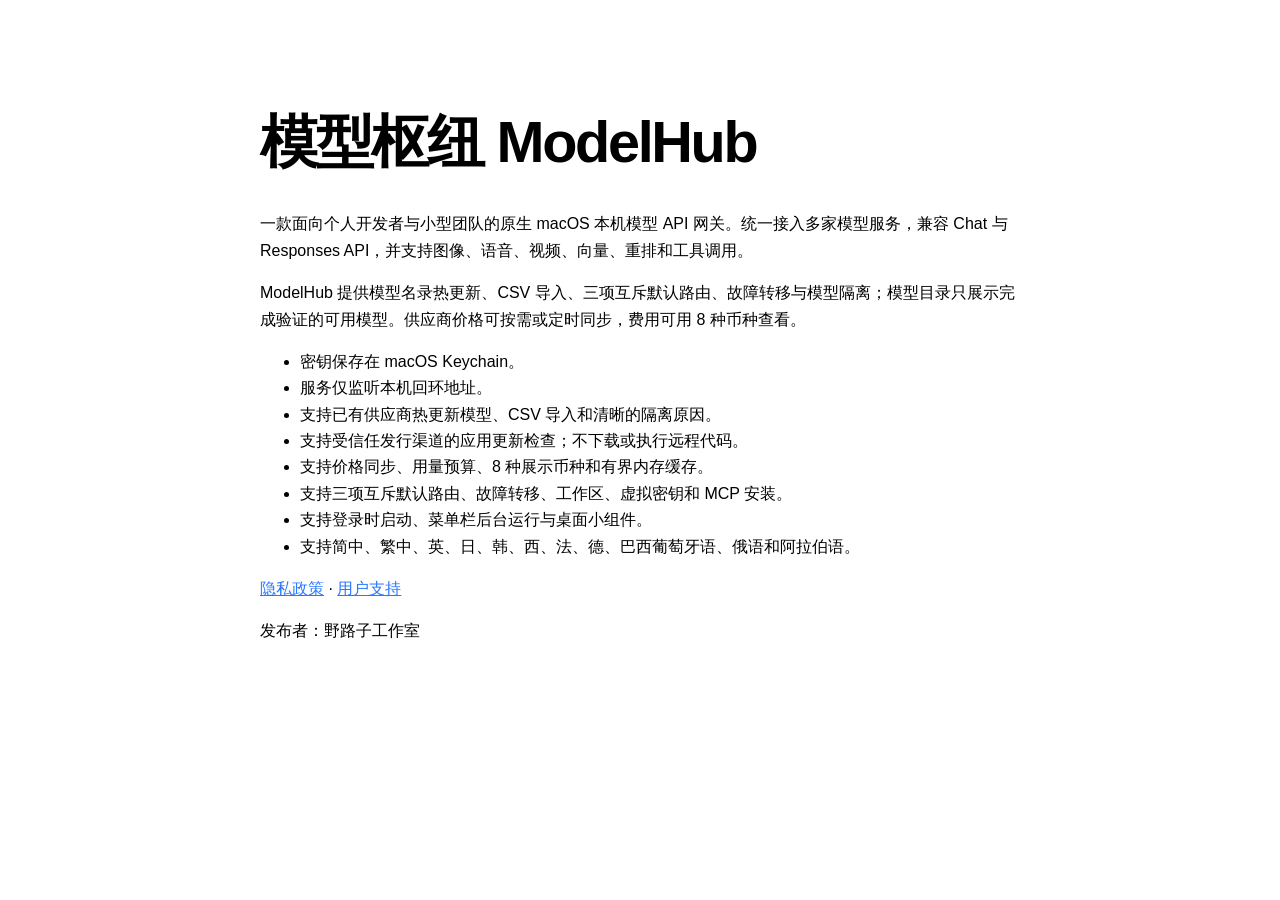
<file: release/apple/modelhub/index.html>
<!doctype html>
<html lang="zh-CN">
<head>
  <meta charset="utf-8">
  <meta name="viewport" content="width=device-width, initial-scale=1">
  <title>模型枢纽 ModelHub</title>
  <meta name="description" content="在 Mac 上统一接入多家模型，支持运行时名录热更新、安全应用更新检查、CSV 导入、智能路由、模型隔离、价格同步、本机密钥保护、MCP 和桌面小组件。">
  <link rel="stylesheet" href="style.css">
</head>
<body>
  <main>
    <h1>模型枢纽 ModelHub</h1>
    <p>一款面向个人开发者与小型团队的原生 macOS 本机模型 API 网关。统一接入多家模型服务，兼容 Chat 与 Responses API，并支持图像、语音、视频、向量、重排和工具调用。</p>
    <p>ModelHub 提供模型名录热更新、CSV 导入、三项互斥默认路由、故障转移与模型隔离；模型目录只展示完成验证的可用模型。供应商价格可按需或定时同步，费用可用 8 种币种查看。</p>
    <ul>
      <li>密钥保存在 macOS Keychain。</li>
      <li>服务仅监听本机回环地址。</li>
      <li>支持已有供应商热更新模型、CSV 导入和清晰的隔离原因。</li>
      <li>支持受信任发行渠道的应用更新检查；不下载或执行远程代码。</li>
      <li>支持价格同步、用量预算、8 种展示币种和有界内存缓存。</li>
      <li>支持三项互斥默认路由、故障转移、工作区、虚拟密钥和 MCP 安装。</li>
      <li>支持登录时启动、菜单栏后台运行与桌面小组件。</li>
      <li>支持简中、繁中、英、日、韩、西、法、德、巴西葡萄牙语、俄语和阿拉伯语。</li>
    </ul>
    <p><a href="privacy.html">隐私政策</a> · <a href="support.html">用户支持</a></p>
    <p>发布者：野路子工作室</p>
  </main>
</body>
</html>
</file>
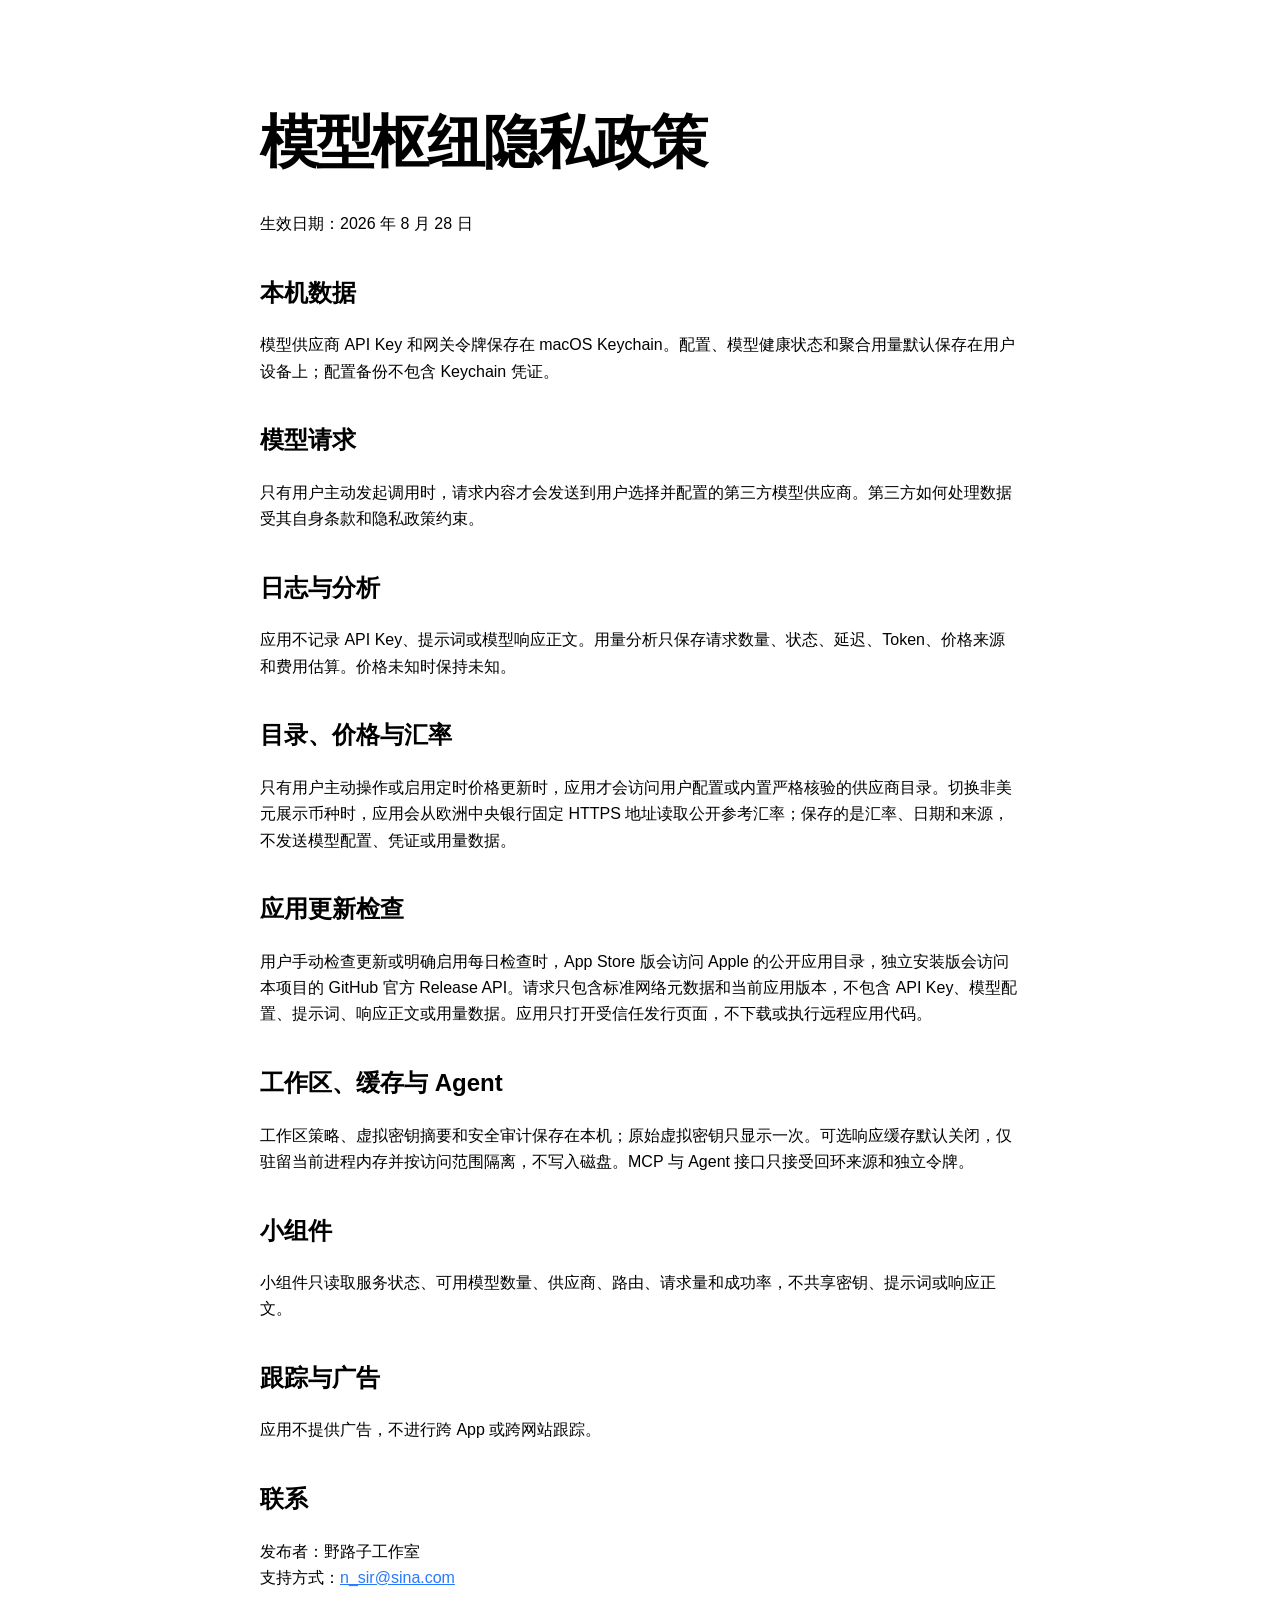
<file: release/apple/modelhub/privacy.html>
<!doctype html>
<html lang="zh-CN">
<head>
  <meta charset="utf-8">
  <meta name="viewport" content="width=device-width, initial-scale=1">
  <title>模型枢纽隐私政策</title>
  <link rel="stylesheet" href="style.css">
</head>
<body>
  <main>
    <h1>模型枢纽隐私政策</h1>
    <p>生效日期：2026 年 8 月 28 日</p>
    <h2>本机数据</h2>
    <p>模型供应商 API Key 和网关令牌保存在 macOS Keychain。配置、模型健康状态和聚合用量默认保存在用户设备上；配置备份不包含 Keychain 凭证。</p>
    <h2>模型请求</h2>
    <p>只有用户主动发起调用时，请求内容才会发送到用户选择并配置的第三方模型供应商。第三方如何处理数据受其自身条款和隐私政策约束。</p>
    <h2>日志与分析</h2>
    <p>应用不记录 API Key、提示词或模型响应正文。用量分析只保存请求数量、状态、延迟、Token、价格来源和费用估算。价格未知时保持未知。</p>
    <h2>目录、价格与汇率</h2>
    <p>只有用户主动操作或启用定时价格更新时，应用才会访问用户配置或内置严格核验的供应商目录。切换非美元展示币种时，应用会从欧洲中央银行固定 HTTPS 地址读取公开参考汇率；保存的是汇率、日期和来源，不发送模型配置、凭证或用量数据。</p>
    <h2>应用更新检查</h2>
    <p>用户手动检查更新或明确启用每日检查时，App Store 版会访问 Apple 的公开应用目录，独立安装版会访问本项目的 GitHub 官方 Release API。请求只包含标准网络元数据和当前应用版本，不包含 API Key、模型配置、提示词、响应正文或用量数据。应用只打开受信任发行页面，不下载或执行远程应用代码。</p>
    <h2>工作区、缓存与 Agent</h2>
    <p>工作区策略、虚拟密钥摘要和安全审计保存在本机；原始虚拟密钥只显示一次。可选响应缓存默认关闭，仅驻留当前进程内存并按访问范围隔离，不写入磁盘。MCP 与 Agent 接口只接受回环来源和独立令牌。</p>
    <h2>小组件</h2>
    <p>小组件只读取服务状态、可用模型数量、供应商、路由、请求量和成功率，不共享密钥、提示词或响应正文。</p>
    <h2>跟踪与广告</h2>
    <p>应用不提供广告，不进行跨 App 或跨网站跟踪。</p>
    <h2>联系</h2>
    <p>发布者：野路子工作室<br>支持方式：<a href="mailto:n_sir@sina.com">n_sir@sina.com</a></p>
  </main>
</body>
</html>
</file>
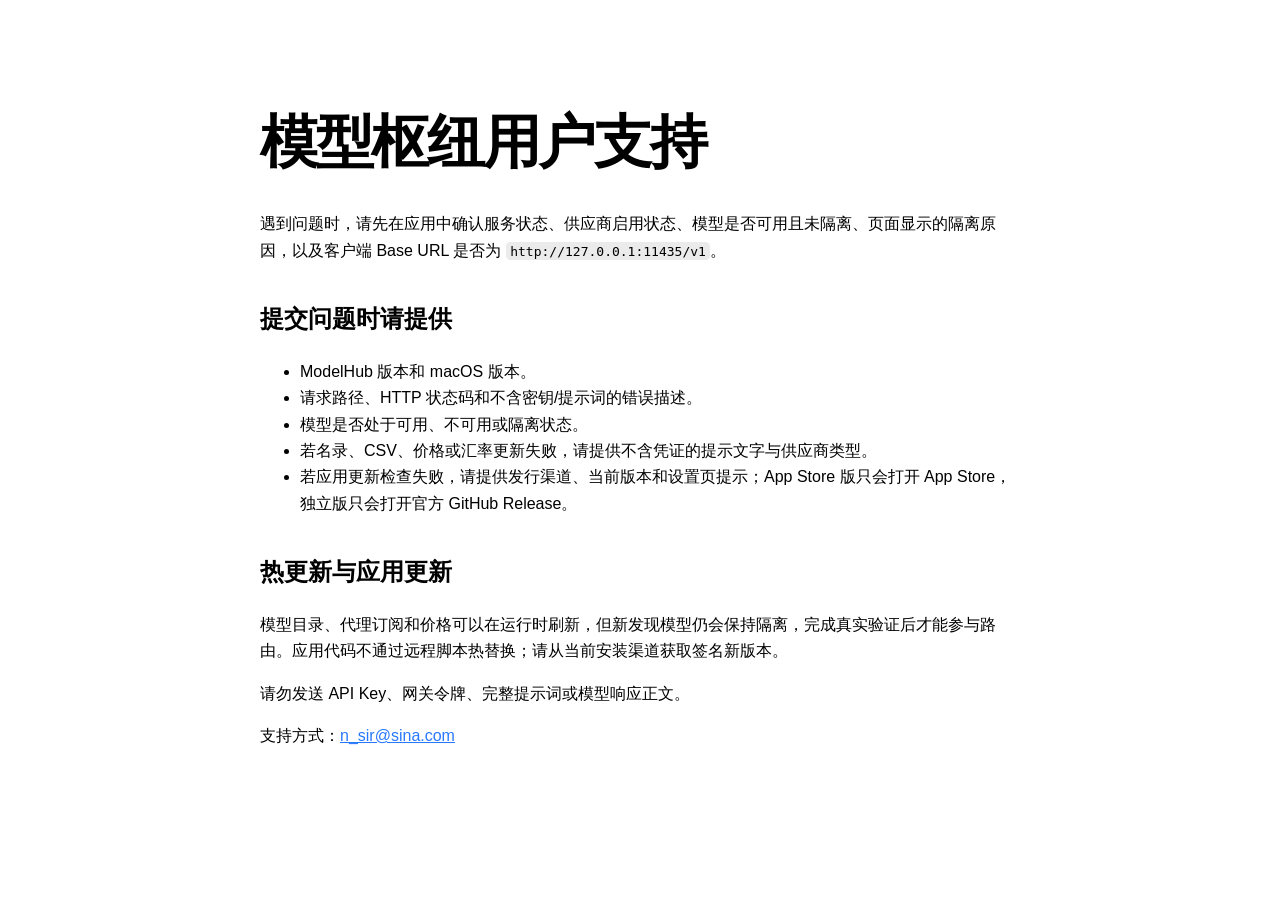
<file: release/apple/modelhub/support.html>
<!doctype html>
<html lang="zh-CN">
<head>
  <meta charset="utf-8">
  <meta name="viewport" content="width=device-width, initial-scale=1">
  <title>模型枢纽用户支持</title>
  <link rel="stylesheet" href="style.css">
</head>
<body>
  <main>
    <h1>模型枢纽用户支持</h1>
    <p>遇到问题时，请先在应用中确认服务状态、供应商启用状态、模型是否可用且未隔离、页面显示的隔离原因，以及客户端 Base URL 是否为 <code>http://127.0.0.1:11435/v1</code>。</p>
    <h2>提交问题时请提供</h2>
    <ul>
      <li>ModelHub 版本和 macOS 版本。</li>
      <li>请求路径、HTTP 状态码和不含密钥/提示词的错误描述。</li>
      <li>模型是否处于可用、不可用或隔离状态。</li>
      <li>若名录、CSV、价格或汇率更新失败，请提供不含凭证的提示文字与供应商类型。</li>
      <li>若应用更新检查失败，请提供发行渠道、当前版本和设置页提示；App Store 版只会打开 App Store，独立版只会打开官方 GitHub Release。</li>
    </ul>
    <h2>热更新与应用更新</h2>
    <p>模型目录、代理订阅和价格可以在运行时刷新，但新发现模型仍会保持隔离，完成真实验证后才能参与路由。应用代码不通过远程脚本热替换；请从当前安装渠道获取签名新版本。</p>
    <p>请勿发送 API Key、网关令牌、完整提示词或模型响应正文。</p>
    <p>支持方式：<a href="mailto:n_sir@sina.com">n_sir@sina.com</a></p>
  </main>
</body>
</html>
</file>
<file: release/apple/modelhub/style.css>
:root {
  color-scheme: light dark;
  font-family: -apple-system, BlinkMacSystemFont, "SF Pro Text", "PingFang SC", sans-serif;
  line-height: 1.65;
  background: Canvas;
  color: CanvasText;
}

body {
  margin: 0;
}

main {
  width: min(760px, calc(100% - 40px));
  margin: 0 auto;
  padding: 72px 0 96px;
}

h1 {
  font-size: clamp(2rem, 7vw, 3.6rem);
  line-height: 1.08;
  letter-spacing: -0.04em;
}

h2 {
  margin-top: 2.2rem;
}

a {
  color: #2878ff;
}

code {
  padding: 0.12em 0.35em;
  border-radius: 0.35em;
  background: color-mix(in srgb, CanvasText 8%, Canvas);
}
</file>
